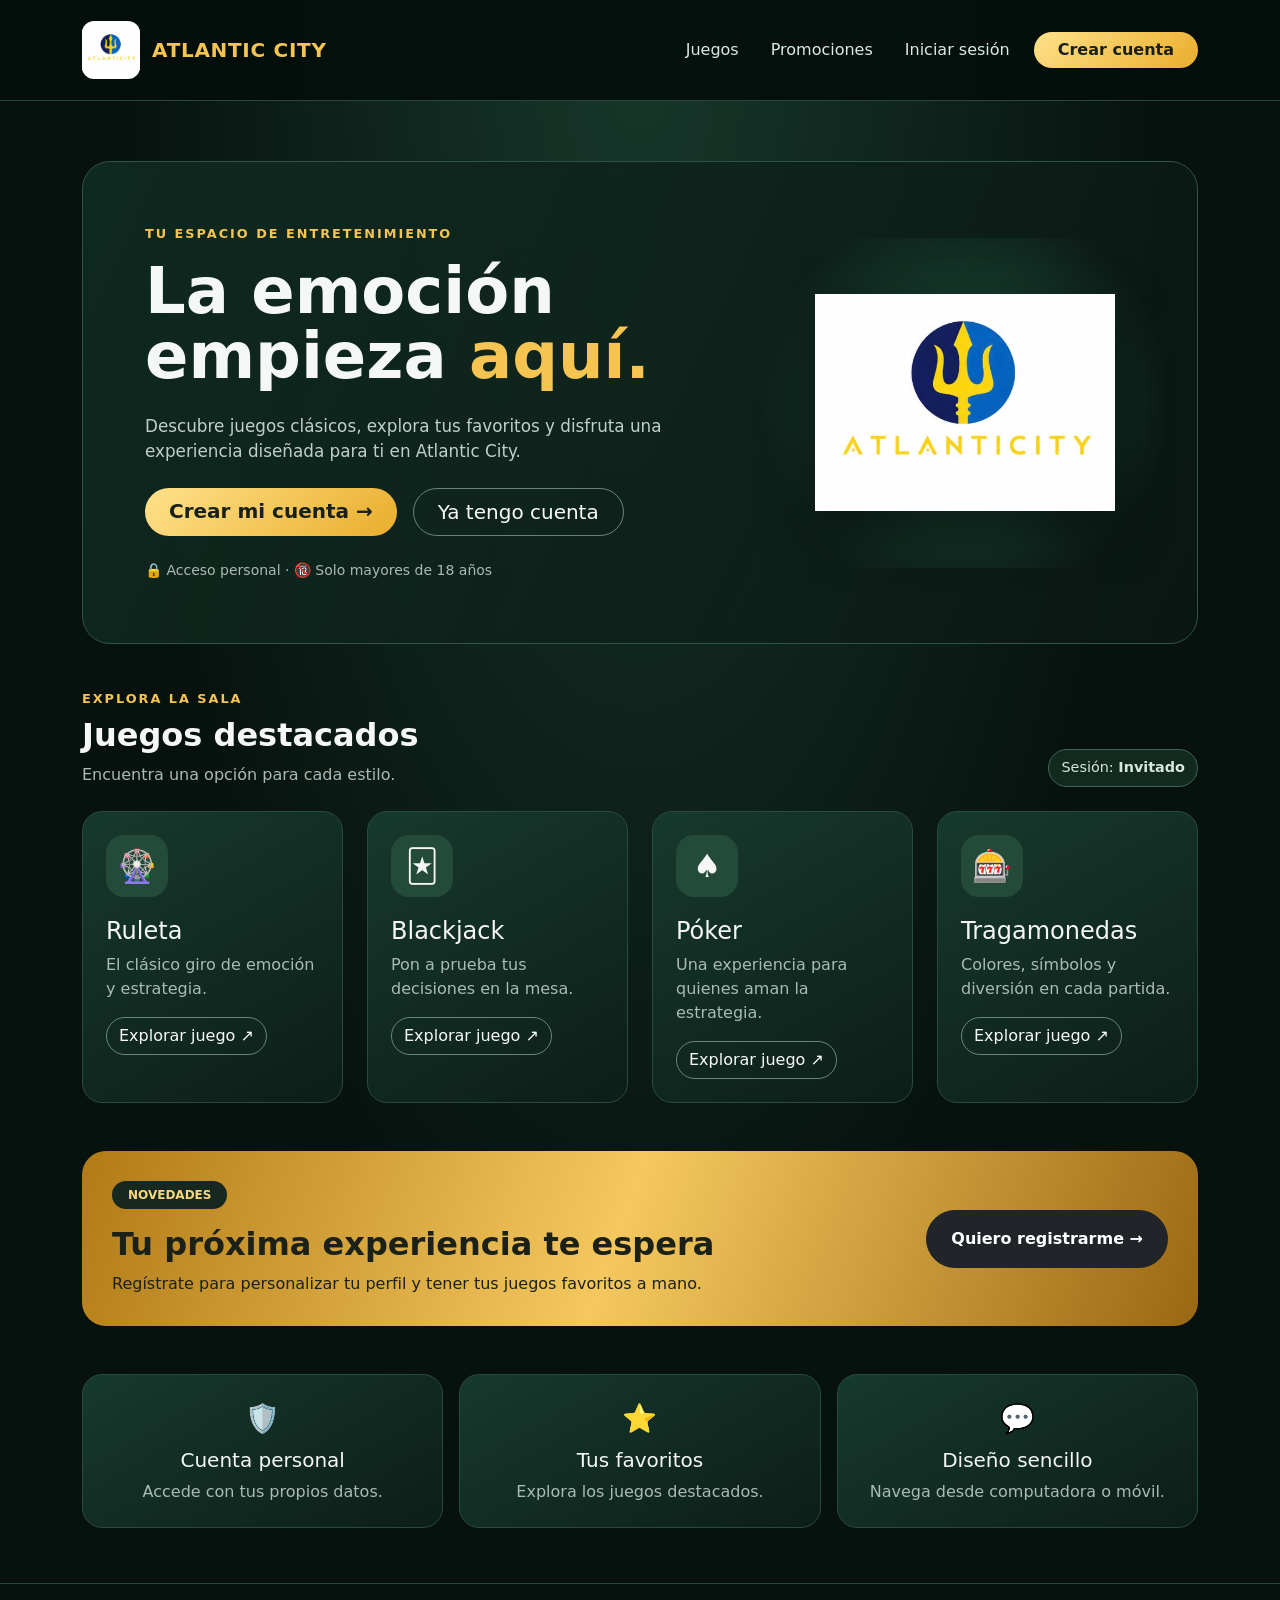
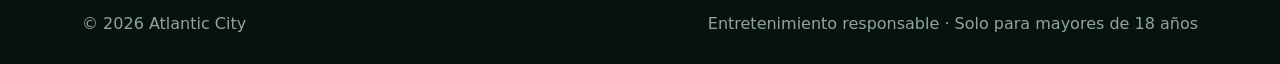
<file: index.html>
<!doctype html>
<html lang="es"><head><meta charset="utf-8"><meta name="viewport" content="width=device-width, initial-scale=1">
<title>Atlantic City | Casino Online</title><meta name="description" content="Atlantic City, experiencia de entretenimiento online.">
<link href="https://cdn.jsdelivr.net/npm/bootstrap@5.3.3/dist/css/bootstrap.min.css" rel="stylesheet">
<link href="styles.css" rel="stylesheet"></head><body>
<nav class="navbar navbar-expand-lg navbar-dark sticky-top">
 <div class="container py-2">
  <a class="navbar-brand brand" href="index.html"><img src="imagenes/WhatsApp Image 2026-10-05 at 17.17.26.jpeg" alt="Logo Atlantic City"><span>ATLANTIC <span>CITY</span></span></a>
  <button class="navbar-toggler" type="button" data-bs-toggle="collapse" data-bs-target="#mainNav" aria-label="Abrir menú"><span class="navbar-toggler-icon"></span></button>
  <div class="collapse navbar-collapse" id="mainNav">
   <ul class="navbar-nav ms-auto align-items-lg-center gap-lg-3">
    <li class="nav-item"><a class="nav-link" href="index.html#juegos">Juegos</a></li>
    <li class="nav-item"><a class="nav-link" href="index.html#promos">Promociones</a></li>
    <li class="nav-item" data-auth-out><a class="nav-link" href="login.html">Iniciar sesión</a></li>
    <li class="nav-item" data-auth-out><a class="btn btn-gold rounded-pill px-4" href="register.html">Crear cuenta</a></li>
    <li class="nav-item d-none" data-auth-in><span class="welcome-chip">Hola, <b data-user-name>Usuario</b></span></li>
    <li class="nav-item d-none" data-auth-in><button class="btn btn-outline-light rounded-pill px-3" data-logout>Cerrar sesión</button></li>
   </ul>
  </div>
 </div>
</nav>

<main>
 <section class="hero"><div class="container"><div class="hero-box"><div class="row g-0 align-items-center">
  <div class="col-lg-7"><div class="hero-content"><div class="eyebrow mb-3">Tu espacio de entretenimiento</div>
   <h1>La emoción empieza <span>aquí.</span></h1>
   <p class="mt-4">Descubre juegos clásicos, explora tus favoritos y disfruta una experiencia diseñada para ti en Atlantic City.</p>
   <div class="d-flex flex-wrap gap-3 mt-4"><a class="btn btn-gold btn-lg rounded-pill px-4" href="register.html">Crear mi cuenta <span aria-hidden="true">→</span></a><a class="btn btn-outline-light btn-lg rounded-pill px-4" href="login.html">Ya tengo cuenta</a></div>
   <div class="small muted mt-4">🔒 Acceso personal · 🔞 Solo mayores de 18 años</div>
  </div></div>
  <div class="col-lg-5"><div class="hero-art"><img src="imagenes/WhatsApp Image 2026-10-05 at 17.17.26.jpeg" alt="Emblema de Atlantic City"></div></div>
 </div></div></div></section>
 <section class="container pb-5" id="juegos"><div class="d-flex flex-column flex-md-row justify-content-between align-items-md-end mb-4 gap-2"><div><div class="eyebrow">Explora la sala</div><h2 class="section-title mt-2">Juegos destacados</h2><p class="section-sub mb-0">Encuentra una opción para cada estilo.</p></div><span class="welcome-chip">Sesión: <b data-user-name>Invitado</b></span></div>
 <div class="row g-4">
  <div class="col-md-6 col-lg-3"><article class="game-card"><div class="game-icon">🎡</div><h4>Ruleta</h4><p>El clásico giro de emoción y estrategia.</p><a href="login.html" class="btn btn-outline-light rounded-pill">Explorar juego ↗</a></article></div>
  <div class="col-md-6 col-lg-3"><article class="game-card"><div class="game-icon">🃏</div><h4>Blackjack</h4><p>Pon a prueba tus decisiones en la mesa.</p><a href="login.html" class="btn btn-outline-light rounded-pill">Explorar juego ↗</a></article></div>
  <div class="col-md-6 col-lg-3"><article class="game-card"><div class="game-icon">♠️</div><h4>Póker</h4><p>Una experiencia para quienes aman la estrategia.</p><a href="login.html" class="btn btn-outline-light rounded-pill">Explorar juego ↗</a></article></div>
  <div class="col-md-6 col-lg-3"><article class="game-card"><div class="game-icon">🎰</div><h4>Tragamonedas</h4><p>Colores, símbolos y diversión en cada partida.</p><a href="login.html" class="btn btn-outline-light rounded-pill">Explorar juego ↗</a></article></div>
 </div></section>
 <section class="container" id="promos"><div class="promo d-md-flex align-items-center justify-content-between gap-4"><div><span class="badge rounded-pill px-3 py-2 mb-3">NOVEDADES</span><h2 class="fw-bold">Tu próxima experiencia te espera</h2><p class="mb-md-0">Regístrate para personalizar tu perfil y tener tus juegos favoritos a mano.</p></div><a href="register.html" class="btn btn-dark rounded-pill px-4 py-3 fw-bold mt-3 mt-md-0">Quiero registrarme →</a></div></section>
 <section class="container mt-5"><div class="row g-3 text-center"><div class="col-md-4"><div class="game-card"><div class="fs-3 mb-2">🛡️</div><h5>Cuenta personal</h5><p class="mb-0">Accede con tus propios datos.</p></div></div><div class="col-md-4"><div class="game-card"><div class="fs-3 mb-2">⭐</div><h5>Tus favoritos</h5><p class="mb-0">Explora los juegos destacados.</p></div></div><div class="col-md-4"><div class="game-card"><div class="fs-3 mb-2">💬</div><h5>Diseño sencillo</h5><p class="mb-0">Navega desde computadora o móvil.</p></div></div></div></section>
</main>

<footer class="footer"><div class="container d-flex flex-column flex-md-row justify-content-between gap-2"><span>© 2026 Atlantic City</span><span>Entretenimiento responsable · Solo para mayores de 18 años</span></div></footer>
<script src="https://cdn.jsdelivr.net/npm/bootstrap@5.3.3/dist/js/bootstrap.bundle.min.js"></script><script src="app.js"></script></body></html>
</file>
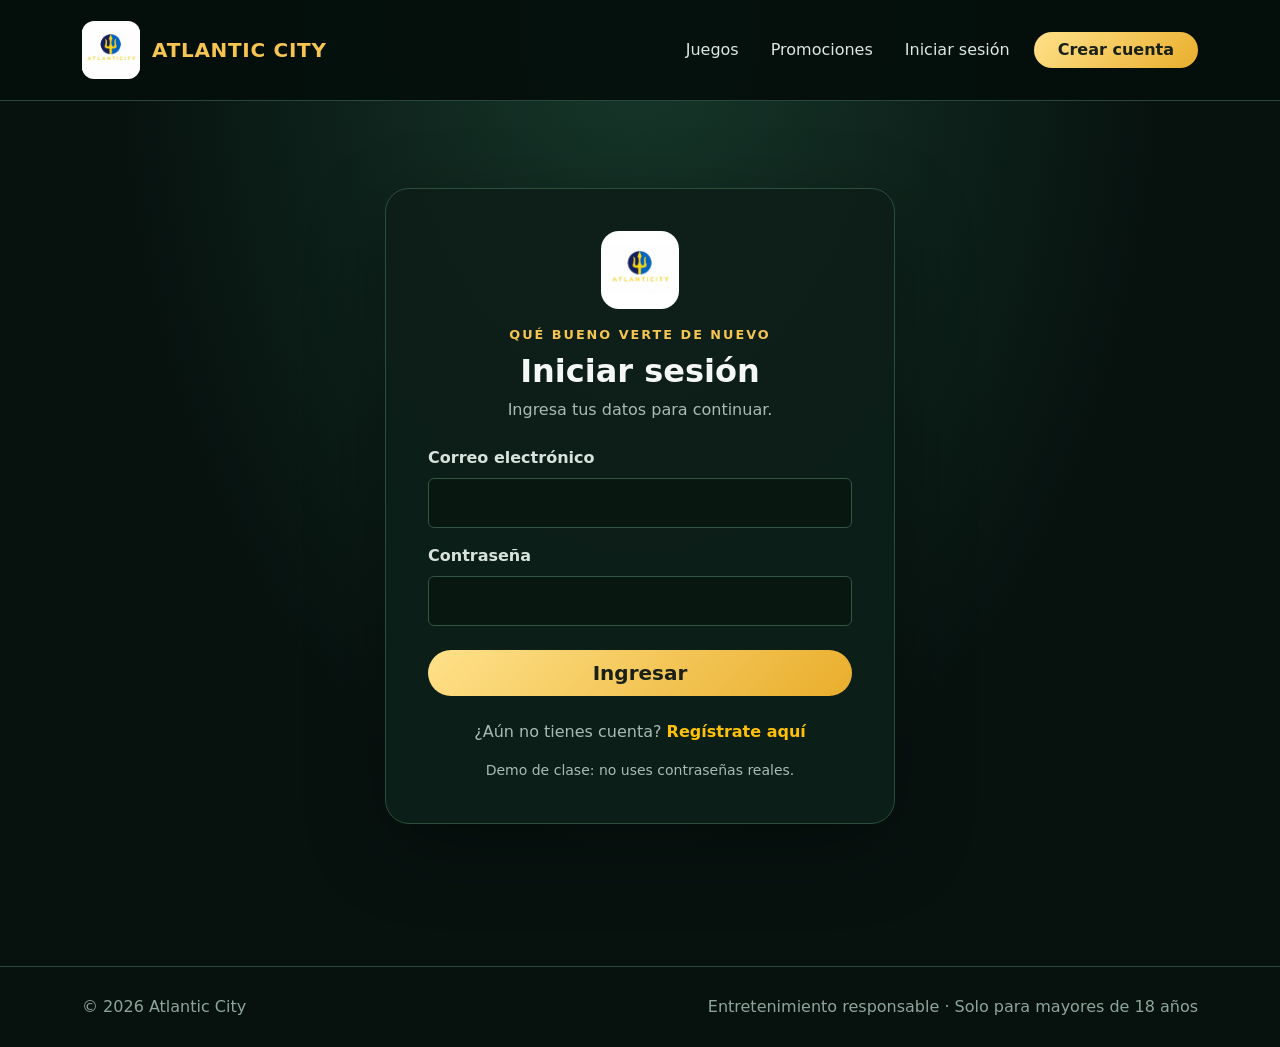
<file: login.html>
<!doctype html>
<html lang="es"><head><meta charset="utf-8"><meta name="viewport" content="width=device-width, initial-scale=1">
<title>Iniciar sesión | Atlantic City</title><meta name="description" content="Atlantic City, experiencia de entretenimiento online.">
<link href="https://cdn.jsdelivr.net/npm/bootstrap@5.3.3/dist/css/bootstrap.min.css" rel="stylesheet">
<link href="styles.css" rel="stylesheet"></head><body>
<nav class="navbar navbar-expand-lg navbar-dark sticky-top">
 <div class="container py-2">
  <a class="navbar-brand brand" href="index.html"><img src="imagenes/WhatsApp Image 2026-10-05 at 17.17.26.jpeg" alt="Logo Atlantic City"><span>ATLANTIC <span>CITY</span></span></a>
  <button class="navbar-toggler" type="button" data-bs-toggle="collapse" data-bs-target="#mainNav" aria-label="Abrir menú"><span class="navbar-toggler-icon"></span></button>
  <div class="collapse navbar-collapse" id="mainNav">
   <ul class="navbar-nav ms-auto align-items-lg-center gap-lg-3">
    <li class="nav-item"><a class="nav-link" href="index.html#juegos">Juegos</a></li>
    <li class="nav-item"><a class="nav-link" href="index.html#promos">Promociones</a></li>
    <li class="nav-item" data-auth-out><a class="nav-link" href="login.html">Iniciar sesión</a></li>
    <li class="nav-item" data-auth-out><a class="btn btn-gold rounded-pill px-4" href="register.html">Crear cuenta</a></li>
    <li class="nav-item d-none" data-auth-in><span class="welcome-chip">Hola, <b data-user-name>Usuario</b></span></li>
    <li class="nav-item d-none" data-auth-in><button class="btn btn-outline-light rounded-pill px-3" data-logout>Cerrar sesión</button></li>
   </ul>
  </div>
 </div>
</nav>

<main class="auth-wrap"><section class="auth-card">
 <div class="text-center mb-4"><img class="auth-logo mb-3" src="imagenes/WhatsApp Image 2026-10-05 at 17.17.26.jpeg" alt="Logo Atlantic City"><div class="eyebrow">Qué bueno verte de nuevo</div><h1 class="h2 fw-bold mt-2">Iniciar sesión</h1><p class="muted">Ingresa tus datos para continuar.</p></div>
 <div id="loginMessage" aria-live="polite"></div>
 <form id="loginForm"><div class="mb-3"><label class="form-label" for="usuario">Correo electrónico</label><input class="form-control" id="usuario" type="email" required autocomplete="email"></div>
 <div class="mb-3"><label class="form-label" for="password">Contraseña</label><input class="form-control" id="password" type="password" required autocomplete="current-password"></div>
 <button class="btn btn-gold btn-lg rounded-pill w-100 mt-2" type="submit">Ingresar</button></form>
 <p class="text-center muted mt-4 mb-0">¿Aún no tienes cuenta? <a class="link-warning fw-semibold" href="register.html">Regístrate aquí</a></p>
 <p class="text-center small muted mt-3 mb-0">Demo de clase: no uses contraseñas reales.</p>
</section></main>

<footer class="footer"><div class="container d-flex flex-column flex-md-row justify-content-between gap-2"><span>© 2026 Atlantic City</span><span>Entretenimiento responsable · Solo para mayores de 18 años</span></div></footer>
<script src="https://cdn.jsdelivr.net/npm/bootstrap@5.3.3/dist/js/bootstrap.bundle.min.js"></script><script src="app.js"></script><script>
document.getElementById("loginForm").addEventListener("submit",function(e){
 e.preventDefault();const email=document.getElementById("usuario").value.trim().toLowerCase(),pass=document.getElementById("password").value,box=document.getElementById("loginMessage");
 let users=[];try{users=JSON.parse(localStorage.getItem("atlanticCityUsers")||"[]")}catch{}
 const user=users.find(u=>u.email===email&&u.password===pass);
 if(!user){box.innerHTML='<div class="alert alert-danger">No encontramos una cuenta con esos datos. Revisa tu correo y contraseña o regístrate.</div>';return}
 localStorage.setItem("atlanticCitySession",JSON.stringify({name:user.name,email:user.email}));window.location.href="index.html";
});
</script></body></html>
</file>
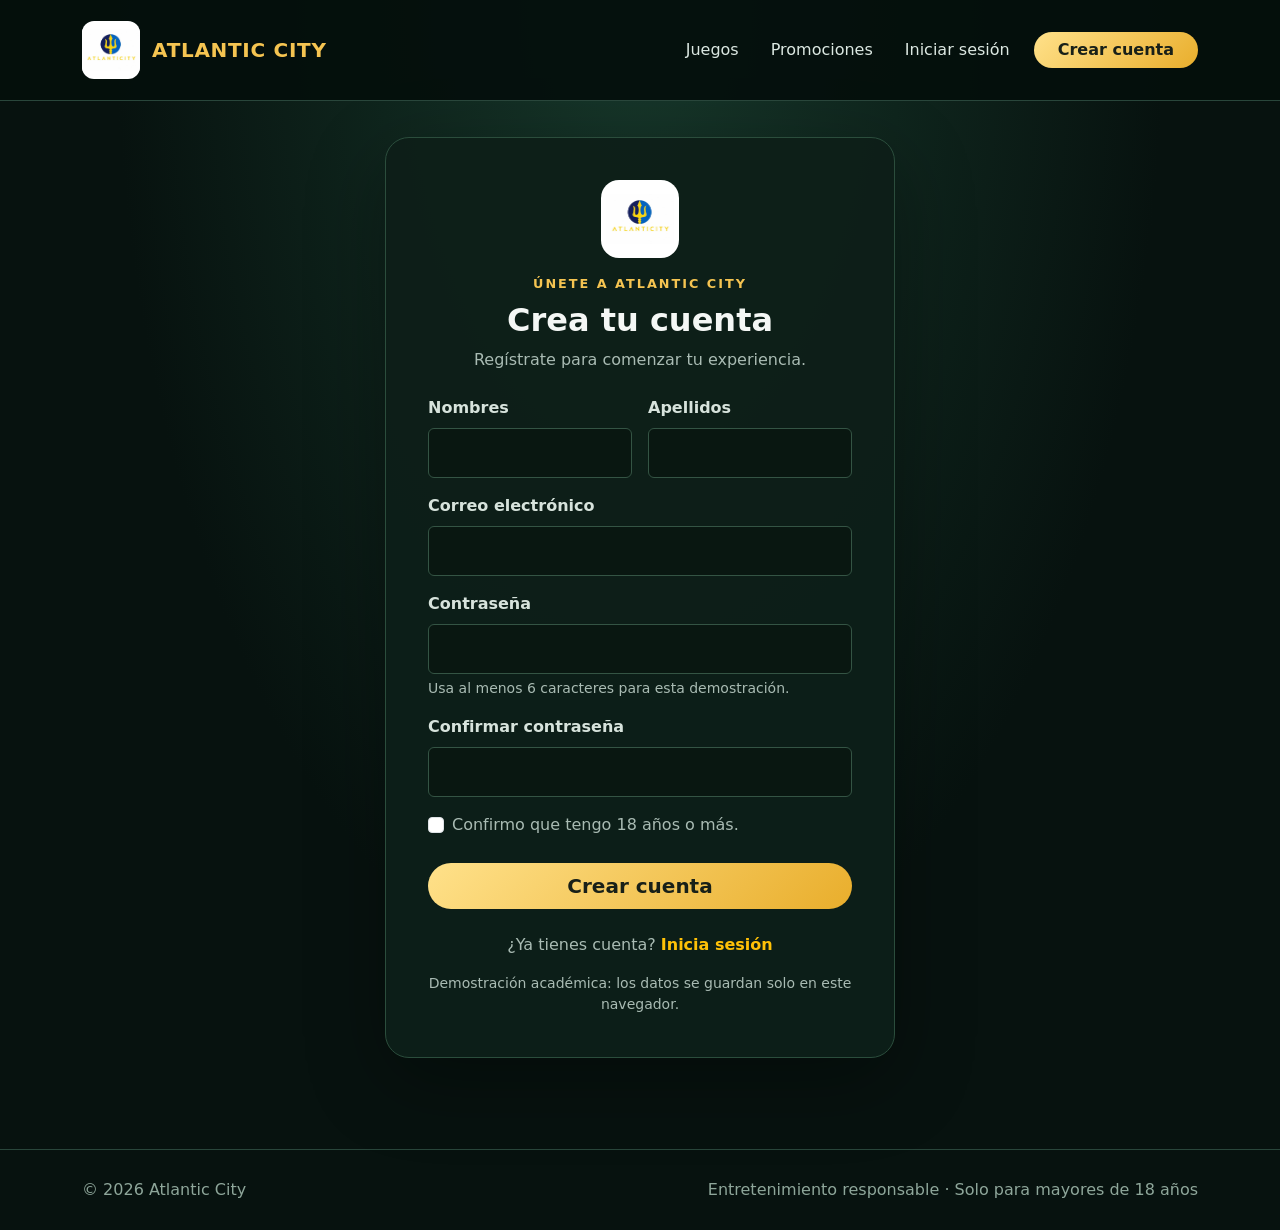
<file: register.html>
<!doctype html>
<html lang="es"><head><meta charset="utf-8"><meta name="viewport" content="width=device-width, initial-scale=1">
<title>Crear cuenta | Atlantic City</title><meta name="description" content="Atlantic City, experiencia de entretenimiento online.">
<link href="https://cdn.jsdelivr.net/npm/bootstrap@5.3.3/dist/css/bootstrap.min.css" rel="stylesheet">
<link href="styles.css" rel="stylesheet"></head><body>
<nav class="navbar navbar-expand-lg navbar-dark sticky-top">
 <div class="container py-2">
  <a class="navbar-brand brand" href="index.html"><img src="imagenes/WhatsApp Image 2026-10-05 at 17.17.26.jpeg" alt="Logo Atlantic City"><span>ATLANTIC <span>CITY</span></span></a>
  <button class="navbar-toggler" type="button" data-bs-toggle="collapse" data-bs-target="#mainNav" aria-label="Abrir menú"><span class="navbar-toggler-icon"></span></button>
  <div class="collapse navbar-collapse" id="mainNav">
   <ul class="navbar-nav ms-auto align-items-lg-center gap-lg-3">
    <li class="nav-item"><a class="nav-link" href="index.html#juegos">Juegos</a></li>
    <li class="nav-item"><a class="nav-link" href="index.html#promos">Promociones</a></li>
    <li class="nav-item" data-auth-out><a class="nav-link" href="login.html">Iniciar sesión</a></li>
    <li class="nav-item" data-auth-out><a class="btn btn-gold rounded-pill px-4" href="register.html">Crear cuenta</a></li>
    <li class="nav-item d-none" data-auth-in><span class="welcome-chip">Hola, <b data-user-name>Usuario</b></span></li>
    <li class="nav-item d-none" data-auth-in><button class="btn btn-outline-light rounded-pill px-3" data-logout>Cerrar sesión</button></li>
   </ul>
  </div>
 </div>
</nav>

<main class="auth-wrap"><section class="auth-card">
 <div class="text-center mb-4"><img class="auth-logo mb-3" src="imagenes/WhatsApp Image 2026-10-05 at 17.17.26.jpeg" alt="Logo Atlantic City"><div class="eyebrow">Únete a Atlantic City</div><h1 class="h2 fw-bold mt-2">Crea tu cuenta</h1><p class="muted">Regístrate para comenzar tu experiencia.</p></div>
 <div id="registerMessage" aria-live="polite"></div>
 <form id="registerForm">
  <div class="row g-3"><div class="col-sm-6"><label class="form-label" for="nombres">Nombres</label><input class="form-control" id="nombres" required autocomplete="given-name"></div>
  <div class="col-sm-6"><label class="form-label" for="apellidos">Apellidos</label><input class="form-control" id="apellidos" required autocomplete="family-name"></div>
  <div class="col-12"><label class="form-label" for="correo">Correo electrónico</label><input class="form-control" id="correo" type="email" required autocomplete="email"></div>
  <div class="col-12"><label class="form-label" for="password">Contraseña</label><input class="form-control" id="password" type="password" minlength="6" required autocomplete="new-password"><div class="form-text">Usa al menos 6 caracteres para esta demostración.</div></div>
  <div class="col-12"><label class="form-label" for="confirm_password">Confirmar contraseña</label><input class="form-control" id="confirm_password" type="password" minlength="6" required autocomplete="new-password"></div>
  <div class="col-12"><div class="form-check"><input class="form-check-input" type="checkbox" id="edad" required><label class="form-check-label muted" for="edad">Confirmo que tengo 18 años o más.</label></div></div>
  <div class="col-12"><button class="btn btn-gold btn-lg rounded-pill w-100 mt-2" type="submit">Crear cuenta</button></div></div>
 </form>
 <p class="text-center muted mt-4 mb-0">¿Ya tienes cuenta? <a class="link-warning fw-semibold" href="login.html">Inicia sesión</a></p>
 <p class="text-center small muted mt-3 mb-0">Demostración académica: los datos se guardan solo en este navegador.</p>
</section></main>

<footer class="footer"><div class="container d-flex flex-column flex-md-row justify-content-between gap-2"><span>© 2026 Atlantic City</span><span>Entretenimiento responsable · Solo para mayores de 18 años</span></div></footer>
<script src="https://cdn.jsdelivr.net/npm/bootstrap@5.3.3/dist/js/bootstrap.bundle.min.js"></script><script src="app.js"></script><script>
document.getElementById("registerForm").addEventListener("submit",function(e){
 e.preventDefault(); const name=document.getElementById("nombres").value.trim(), surname=document.getElementById("apellidos").value.trim(), email=document.getElementById("correo").value.trim().toLowerCase(), pass=document.getElementById("password").value, confirm=document.getElementById("confirm_password").value, box=document.getElementById("registerMessage");
 box.innerHTML="";
 if(pass!==confirm){box.innerHTML='<div class="alert alert-danger">Las contraseñas no coinciden.</div>';return}
 let users=[];try{users=JSON.parse(localStorage.getItem("atlanticCityUsers")||"[]")}catch{}
 if(users.some(u=>u.email===email)){box.innerHTML='<div class="alert alert-warning">Ya existe una cuenta con ese correo. Inicia sesión.</div>';return}
 users.push({name:name+" "+surname,email:email,password:pass});localStorage.setItem("atlanticCityUsers",JSON.stringify(users));
 localStorage.setItem("atlanticCitySession",JSON.stringify({name:name,email:email}));
 window.location.href="index.html";
});
</script></body></html>
</file>
<file: styles.css>
:root{--bg:#07120f;--panel:#10231d;--panel2:#163329;--gold:#f5c451;--green:#19a66a;--text:#f4f7f5;--muted:#a9bbb3}
*{box-sizing:border-box}body{margin:0;background:radial-gradient(ellipse at top,#17382b 0,#07120f 58%);color:var(--text);font-family:system-ui,-apple-system,"Segoe UI",sans-serif;min-height:100vh}
a{color:inherit;text-decoration:none}.navbar{background:rgba(5,15,12,.94);border-bottom:1px solid #29463b}.brand{display:flex;align-items:center;gap:12px;font-weight:900;letter-spacing:.7px}.brand img{width:58px;height:58px;object-fit:contain;border-radius:12px;background:#fff}.brand span{color:var(--gold)}.nav-link{color:#dce8e2!important}.nav-link:hover{color:var(--gold)!important}.btn-gold{background:linear-gradient(135deg,#ffe18a,#e9ae2c);border:0;color:#182018;font-weight:800}.btn-gold:hover{background:#ffda70;color:#101710}.btn-outline-light{border-color:#688579}.hero{padding:60px 0 45px}.hero-box{background:linear-gradient(115deg,rgba(15,42,32,.96),rgba(11,23,19,.78));border:1px solid #315544;border-radius:28px;overflow:hidden;position:relative}.hero-content{padding:clamp(28px,5vw,62px)}.eyebrow{color:var(--gold);font-weight:800;letter-spacing:2px;text-transform:uppercase;font-size:.8rem}.hero h1{font-size:clamp(2.4rem,5vw,4.8rem);line-height:1.02;font-weight:900;max-width:650px}.hero h1 span{color:var(--gold)}.hero p{color:#c0d0c8;max-width:580px;font-size:1.05rem}.hero-art{min-height:330px;display:flex;align-items:center;justify-content:center;background:radial-gradient(circle,#285e45 0,#15382a 40%,transparent 72%)}.hero-art img{width:min(75%,300px);max-height:300px;object-fit:contain;filter:drop-shadow(0 18px 25px #0008)}.section-title{font-weight:850}.section-sub{color:var(--muted)}.game-card{height:100%;background:linear-gradient(150deg,#17392d,#0c1e17);border:1px solid #294b3b;border-radius:20px;padding:23px;transition:.2s}.game-card:hover{transform:translateY(-4px);border-color:var(--gold)}.game-icon{width:62px;height:62px;border-radius:18px;display:grid;place-items:center;font-size:2rem;background:#244b39;margin-bottom:20px}.game-card p{color:var(--muted)}.promo{border-radius:24px;background:linear-gradient(110deg,#b17a16,#f4c85e 48%,#9a6812);color:#1b2117;padding:30px}.promo .badge{background:#17291f;color:#f7d67c}.footer{border-top:1px solid #29463b;color:#8ea69a;padding:28px 0;margin-top:55px}.auth-wrap{min-height:calc(100vh - 90px);display:grid;place-items:center;padding:36px 14px}.auth-card{width:min(100%,510px);padding:clamp(24px,5vw,42px);border:1px solid #2b4d3c;background:rgba(13,31,24,.96);border-radius:24px;box-shadow:0 24px 80px #0005}.auth-logo{width:78px;height:78px;object-fit:contain;background:#fff;border-radius:18px;padding:5px}.form-label{color:#d7e3dc;font-weight:650}.form-control{background:#091711;border:1px solid #345444;color:#fff;padding:12px 14px}.form-control:focus{background:#091711;color:#fff;border-color:var(--gold);box-shadow:0 0 0 .2rem #f5c45122}.form-text,.muted{color:var(--muted)!important}.alert{font-size:.92rem}.welcome-chip{border:1px solid #3e6753;background:#12291f;color:#d6e7dc;border-radius:999px;padding:7px 12px;font-size:.9rem}
</file>
